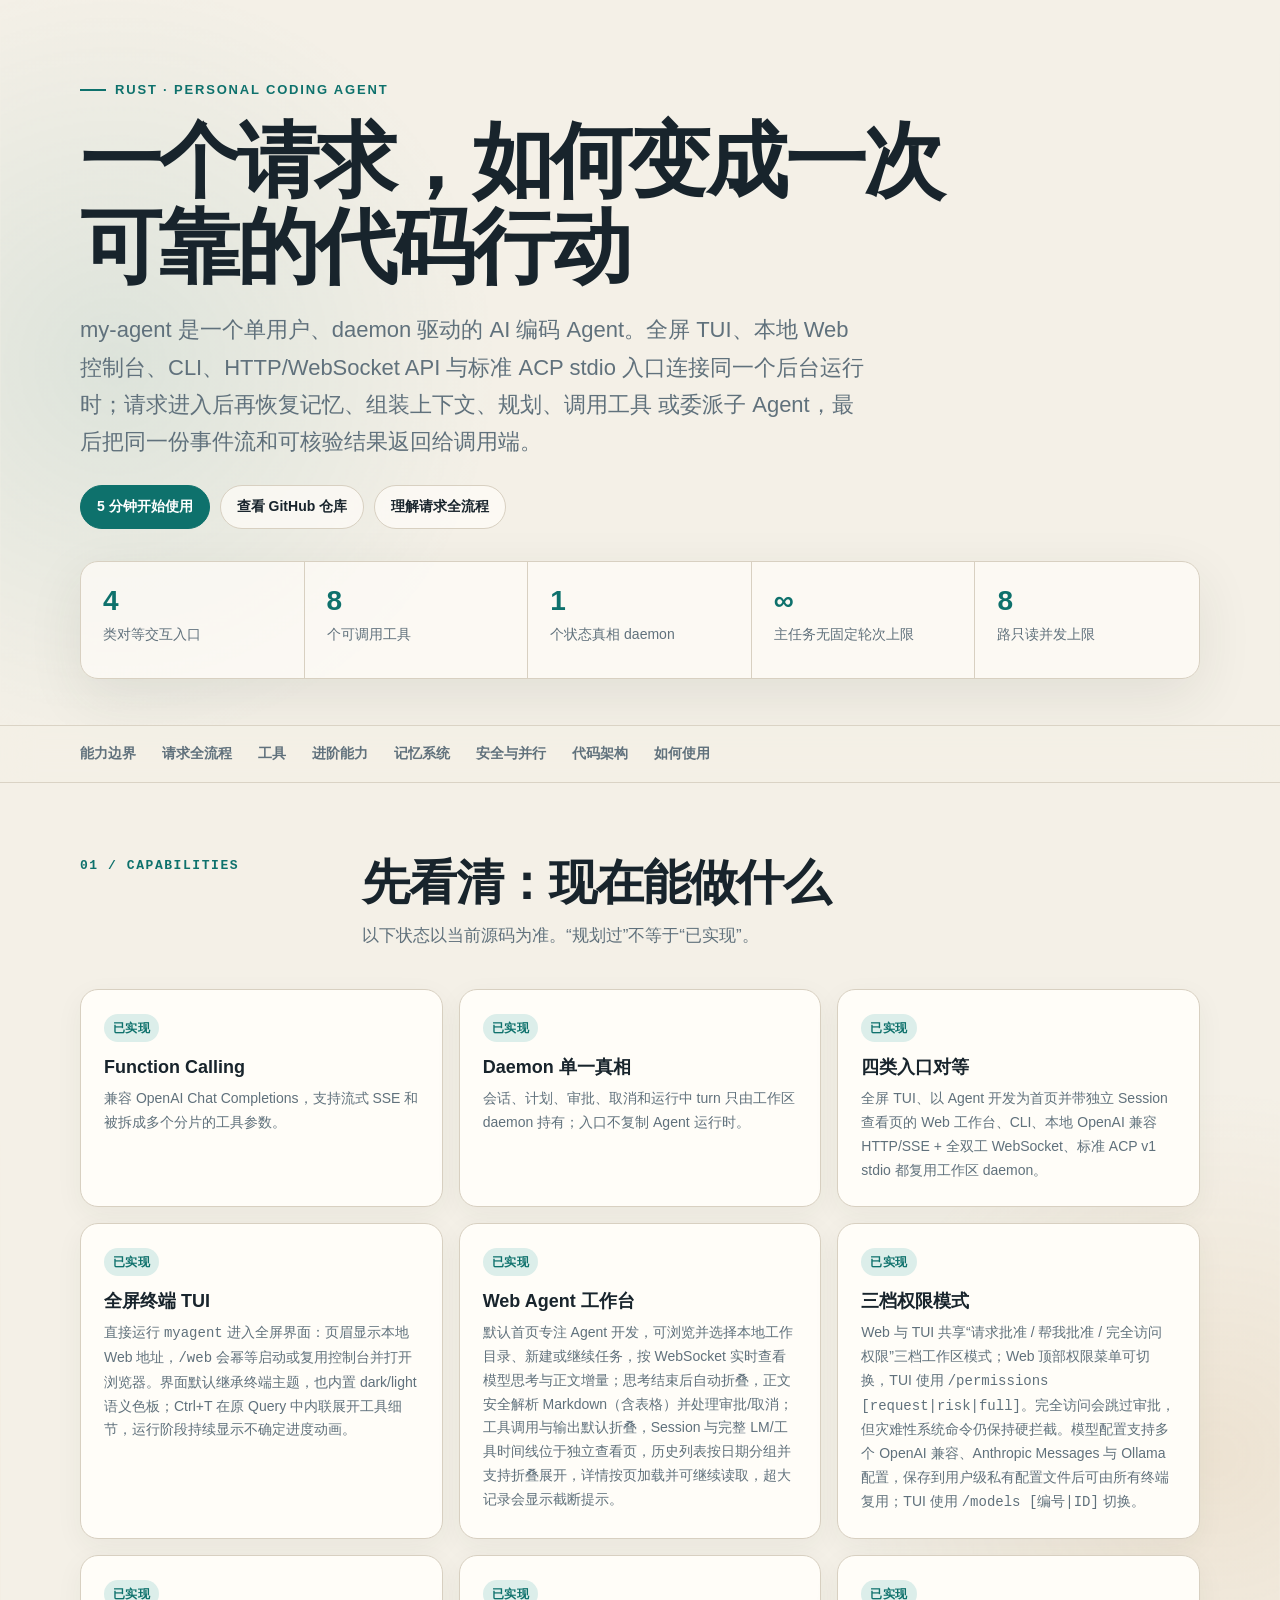
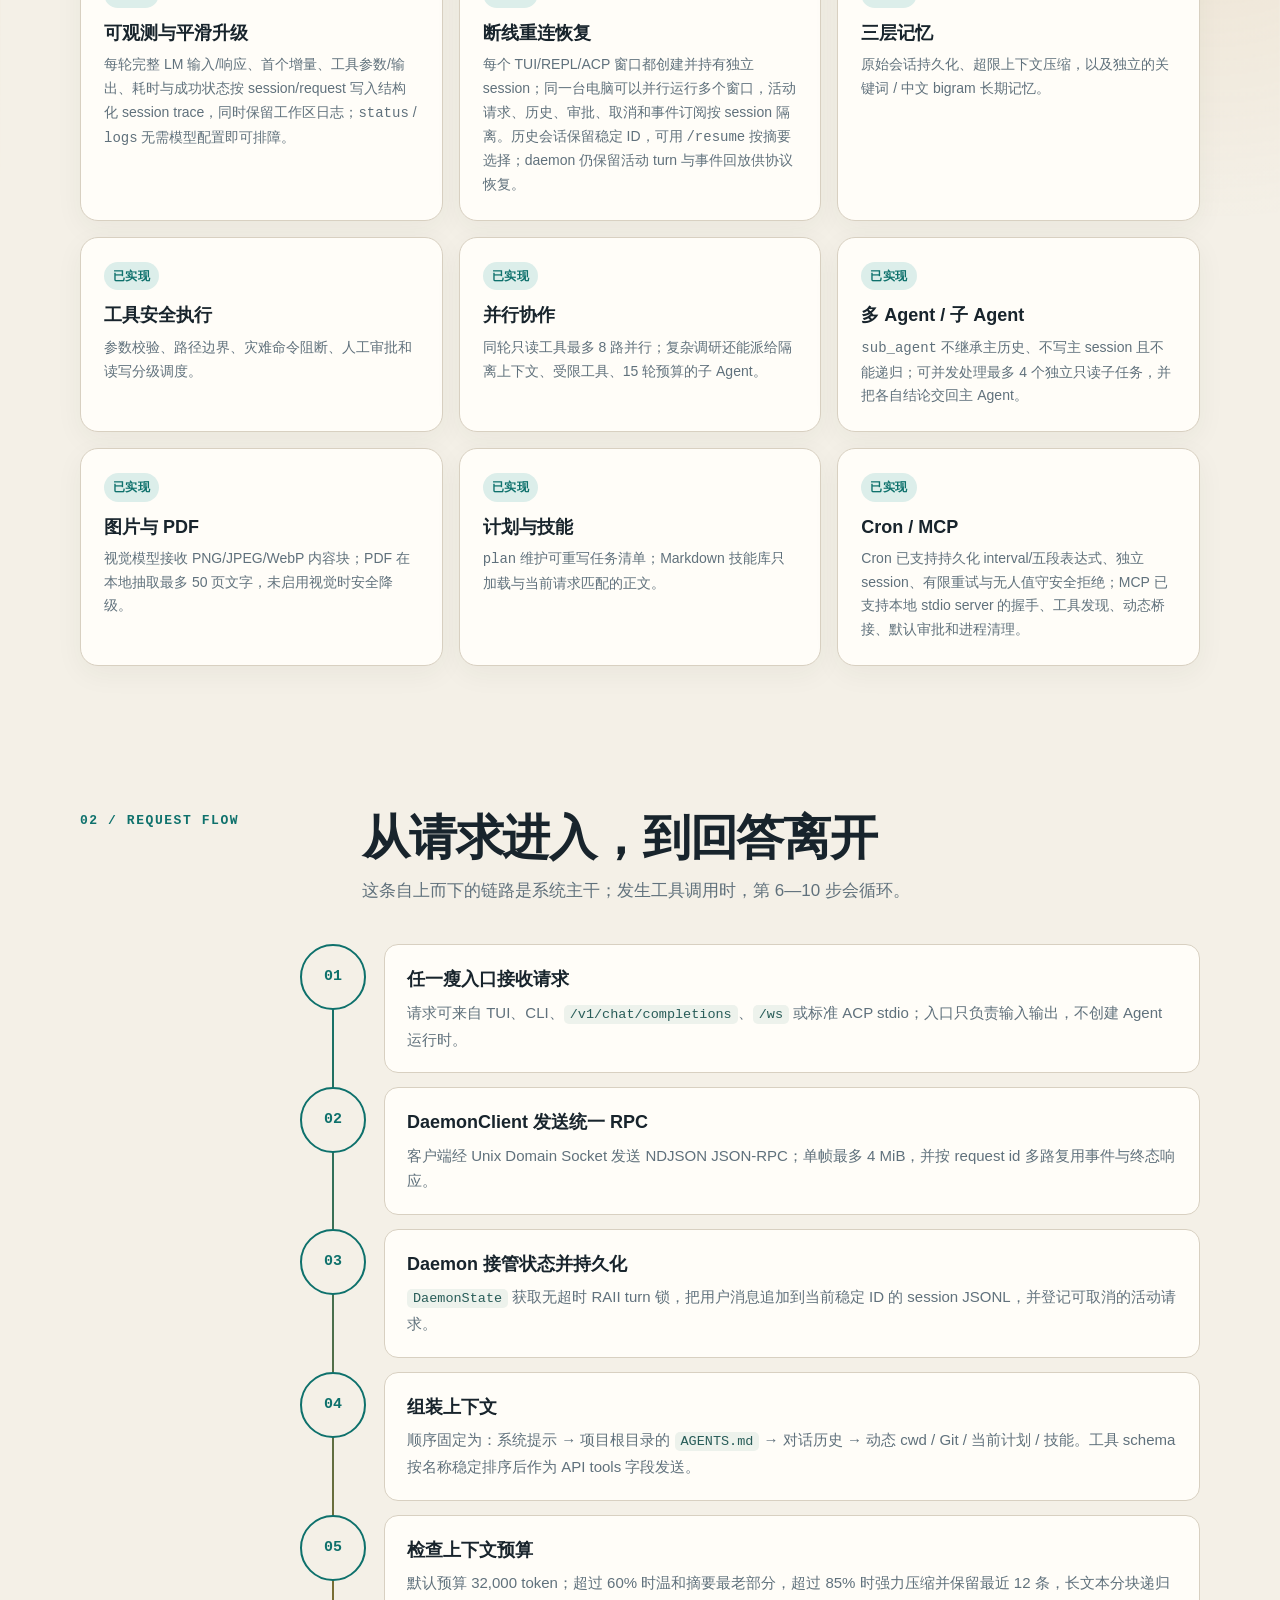
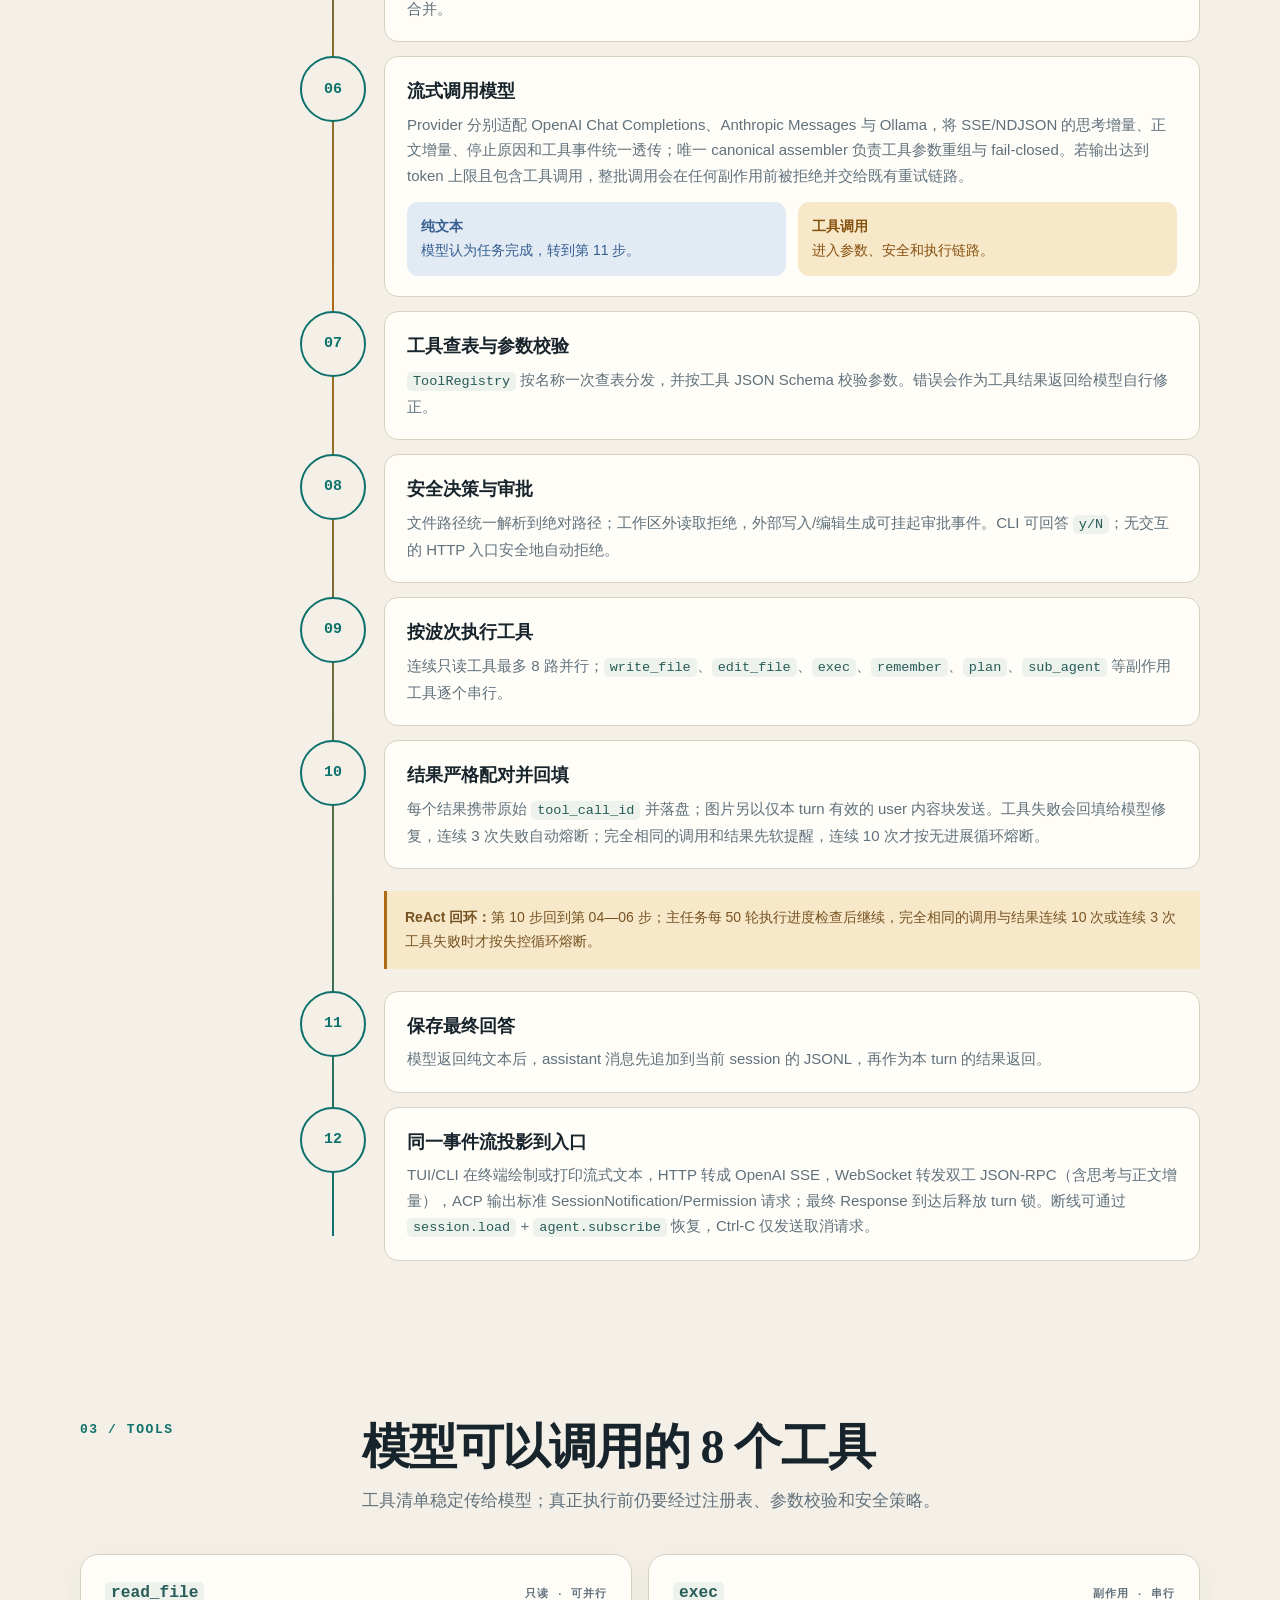
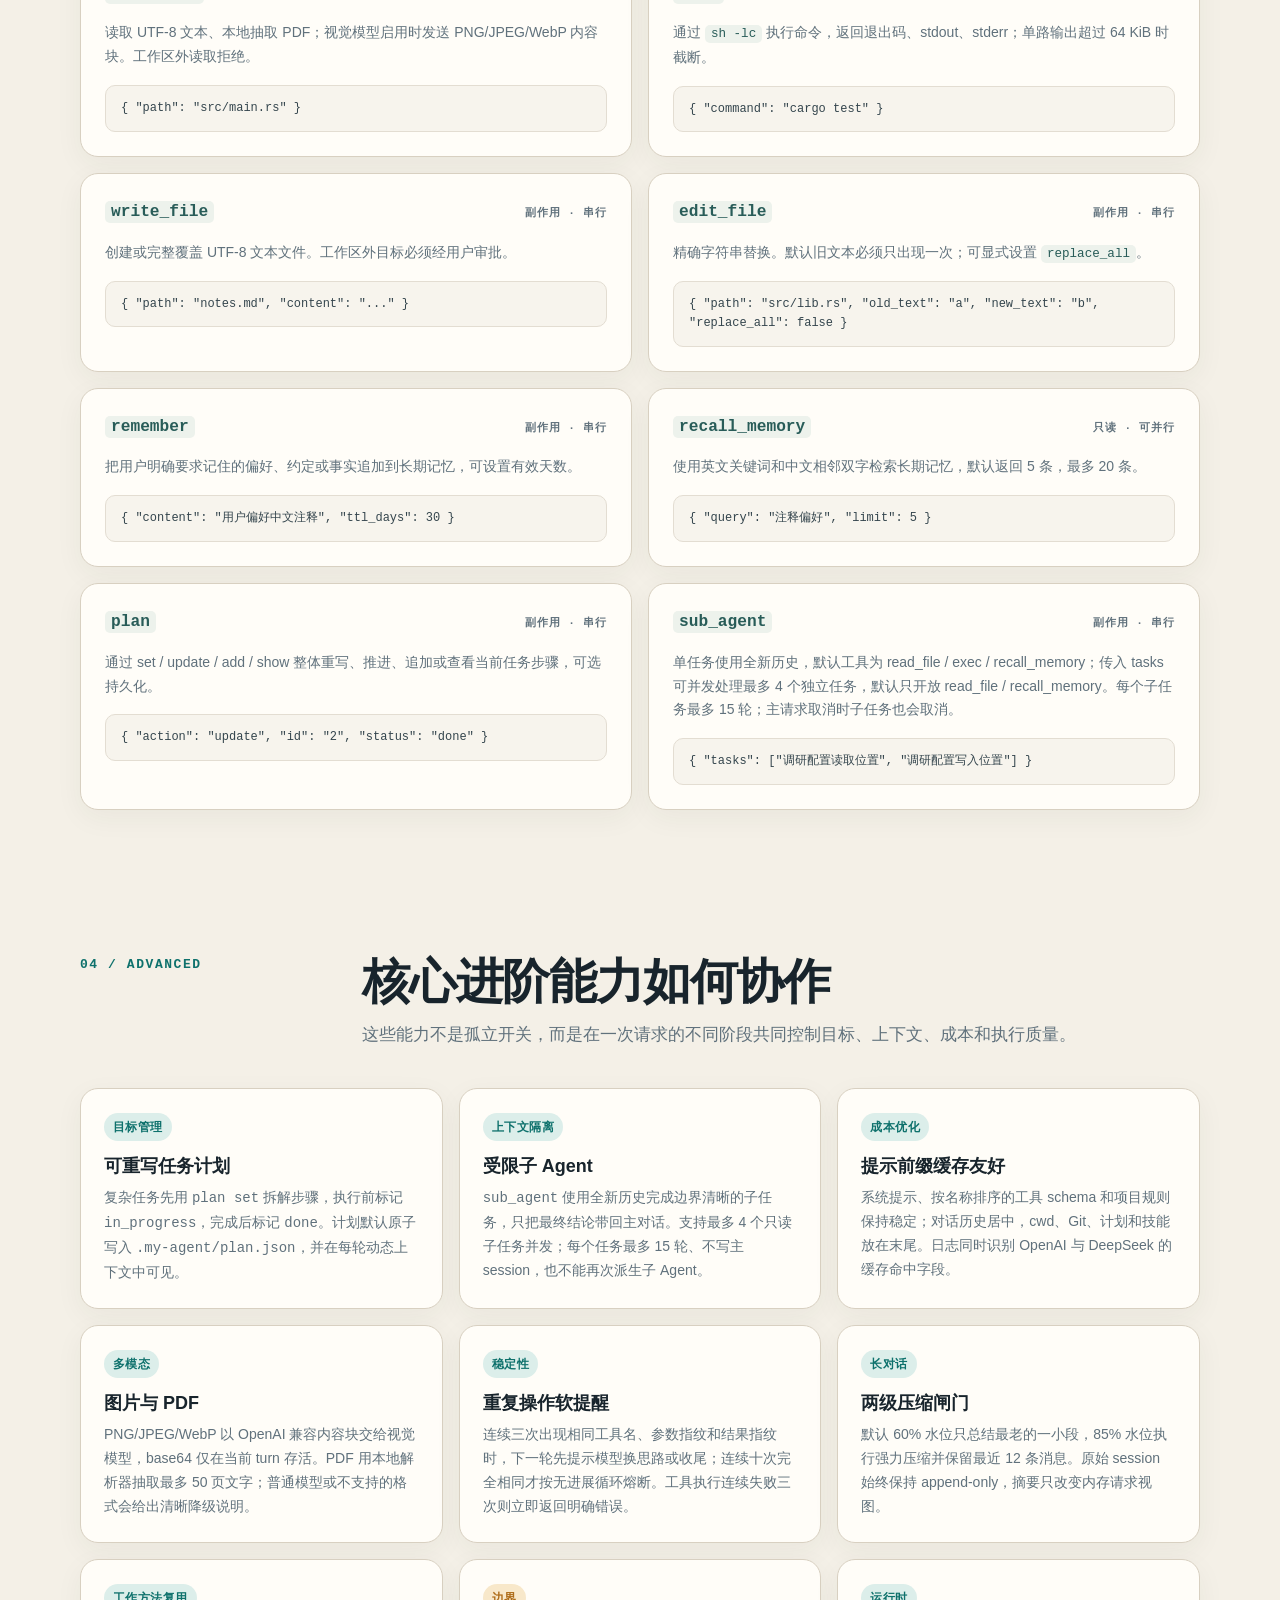
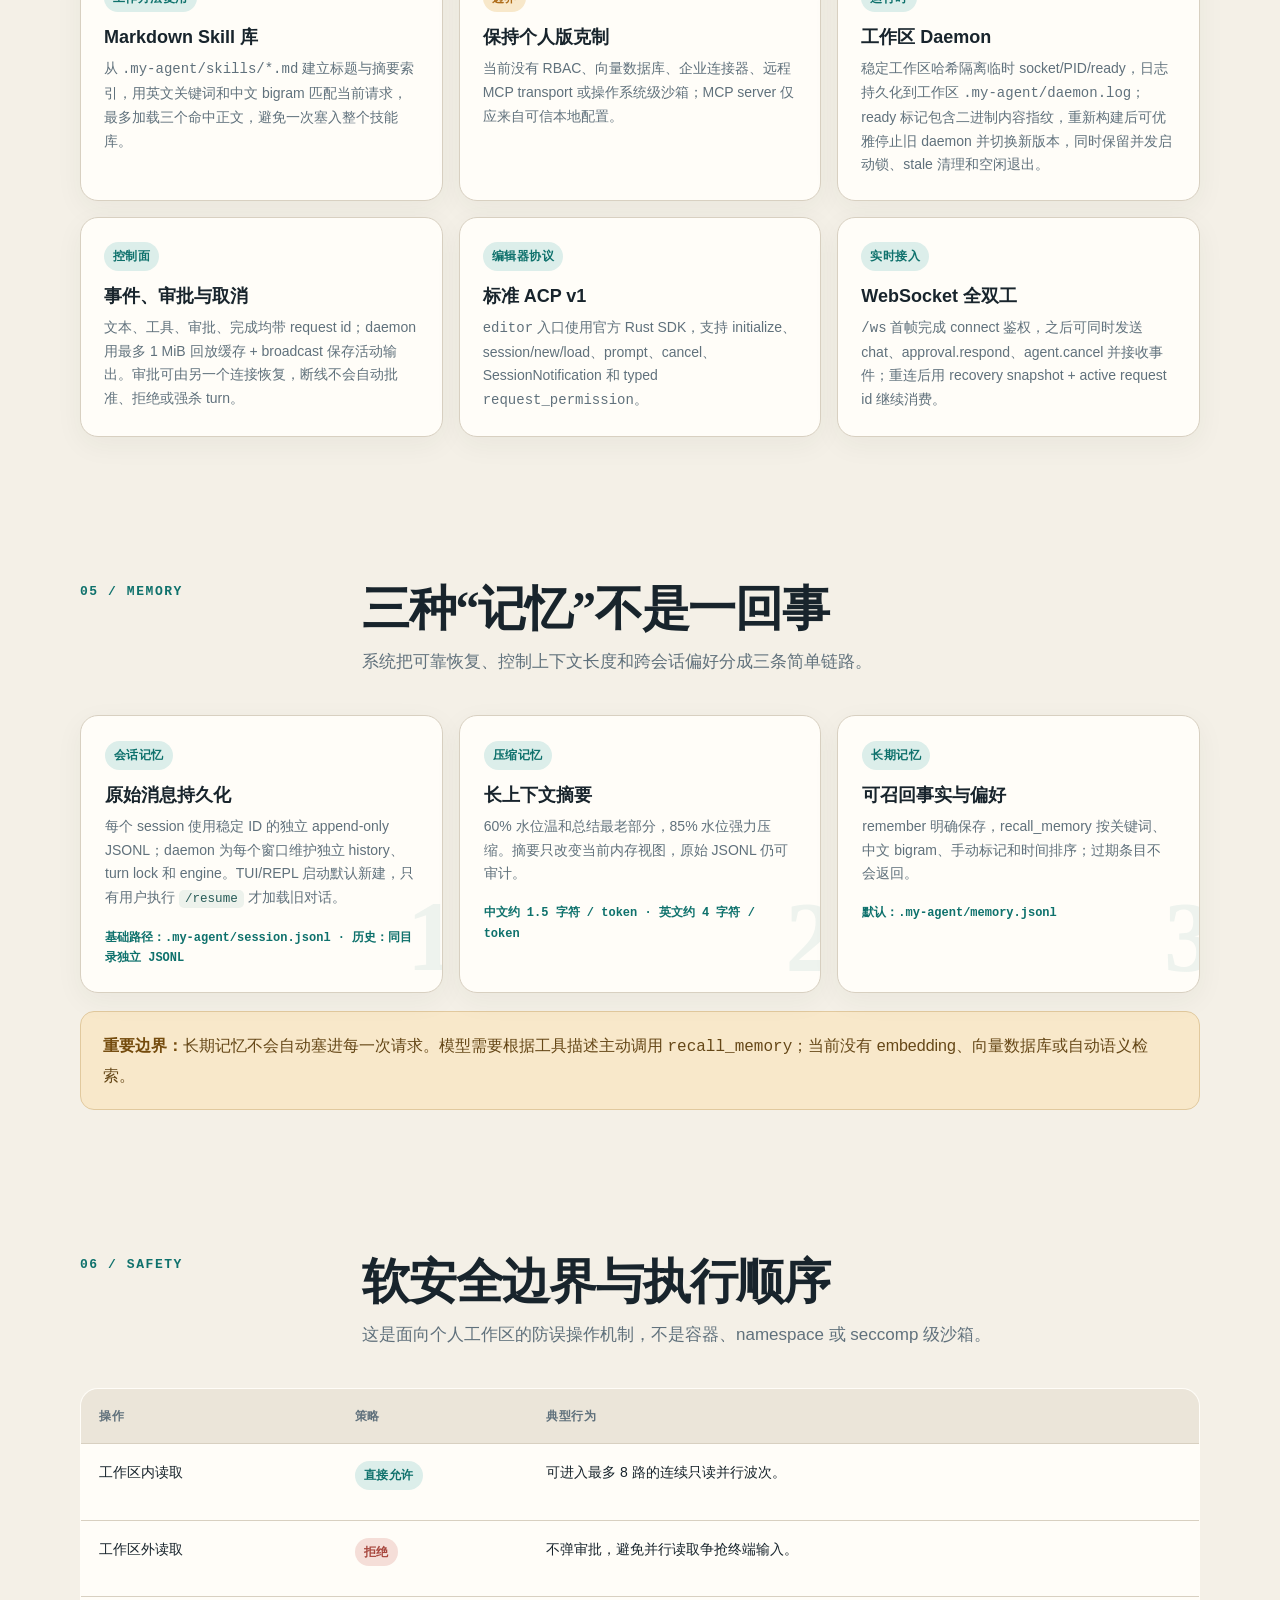
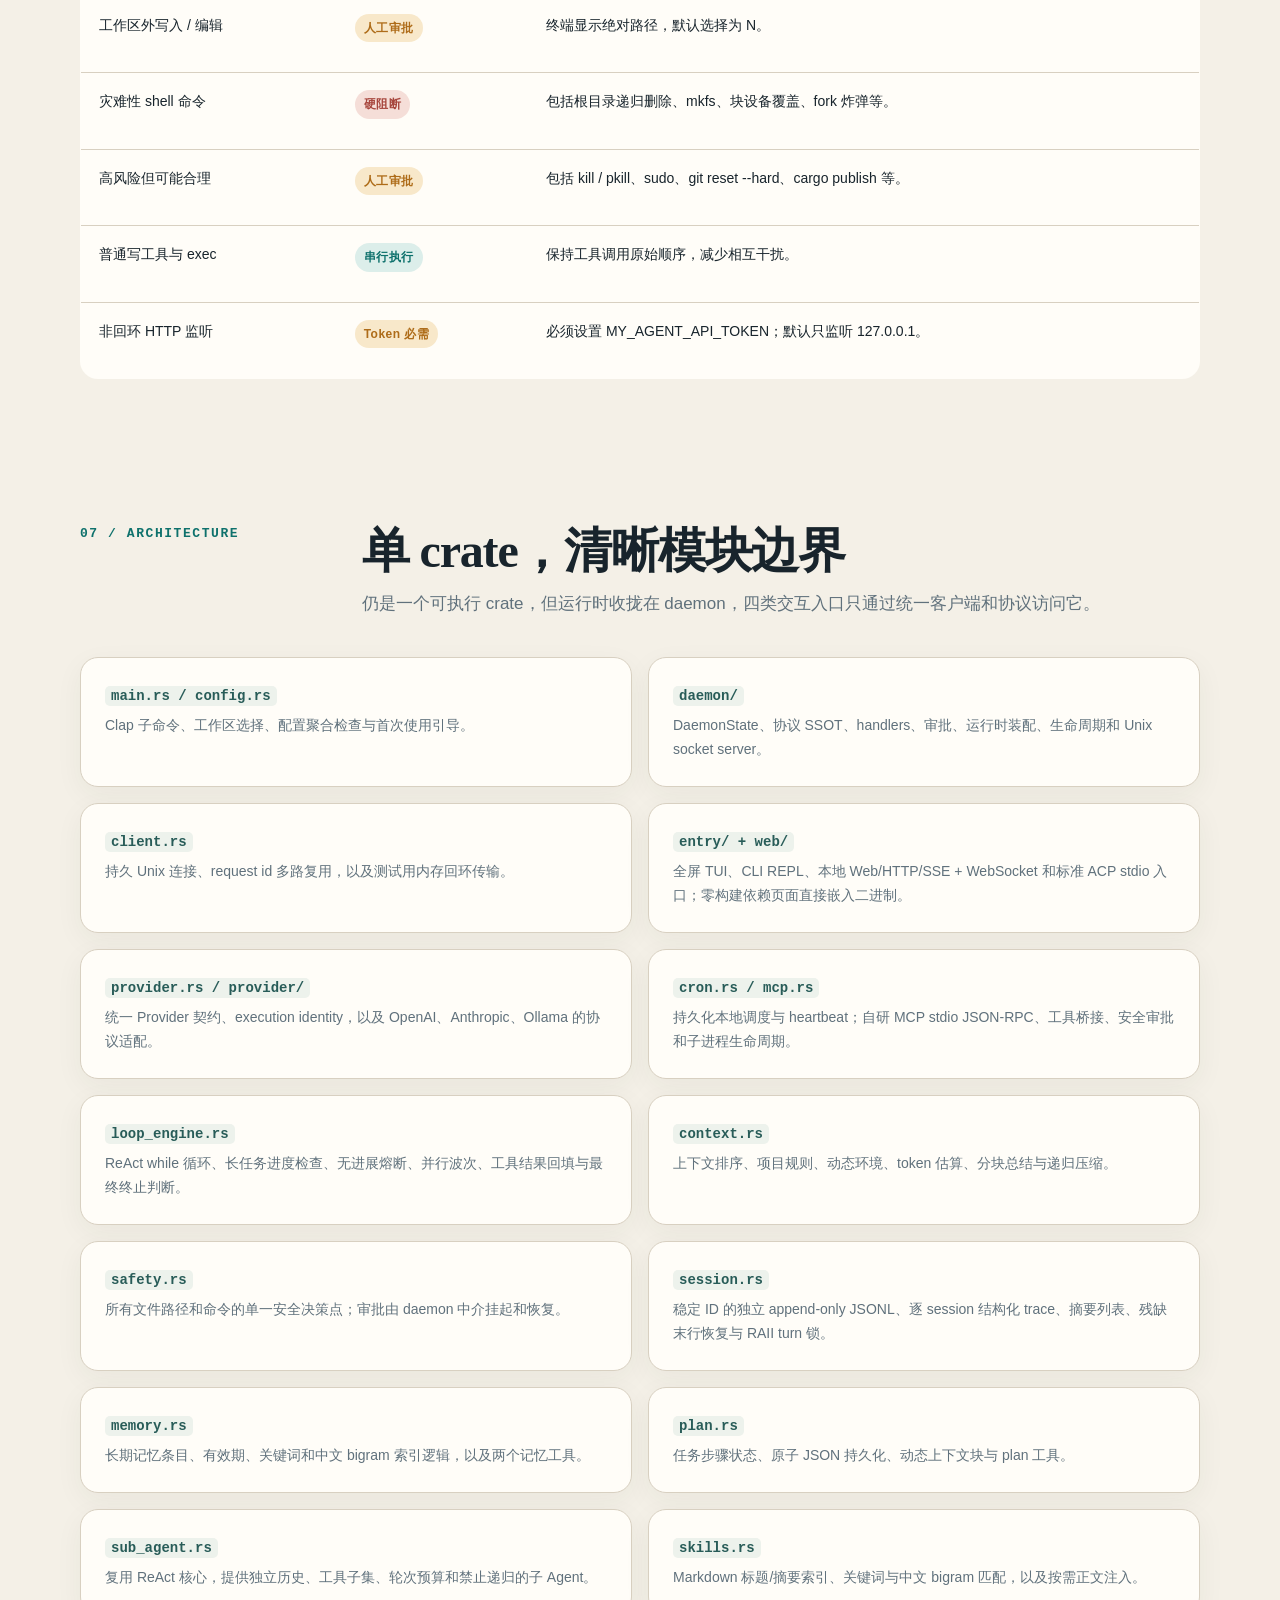
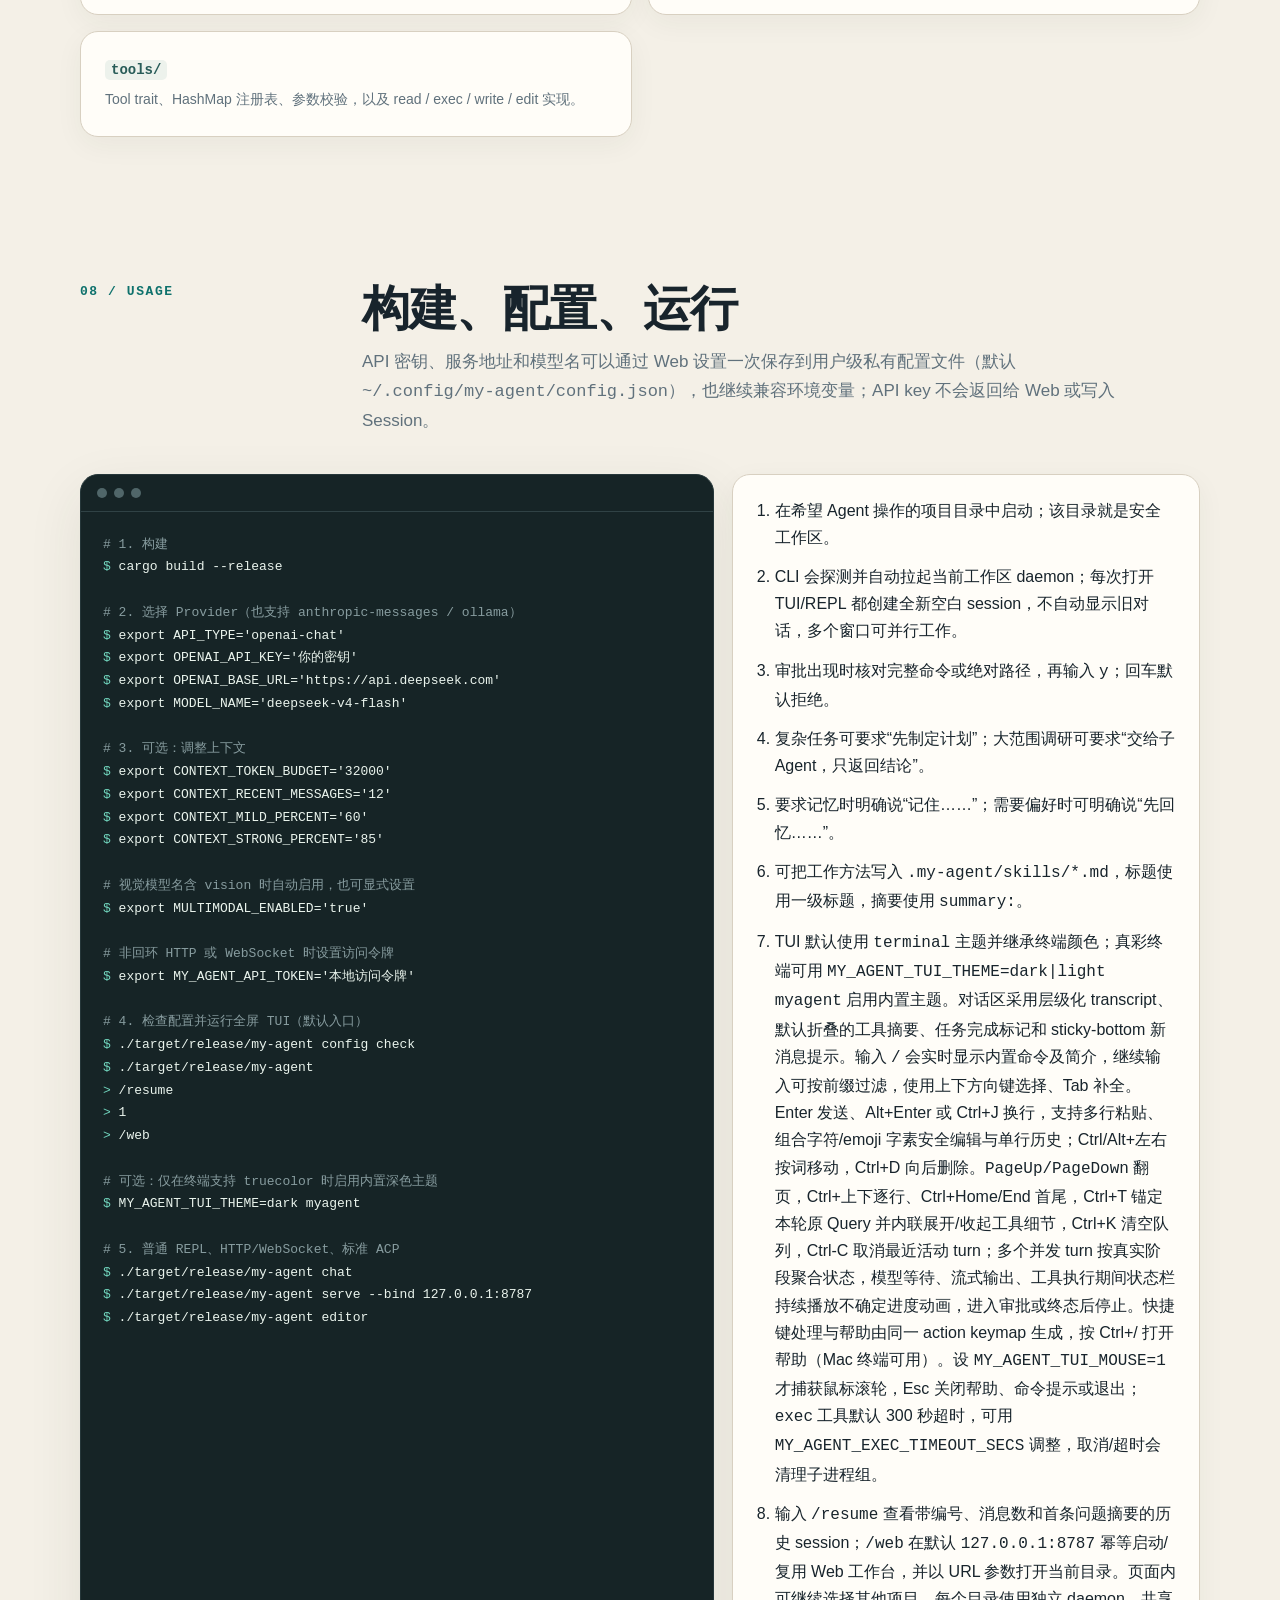
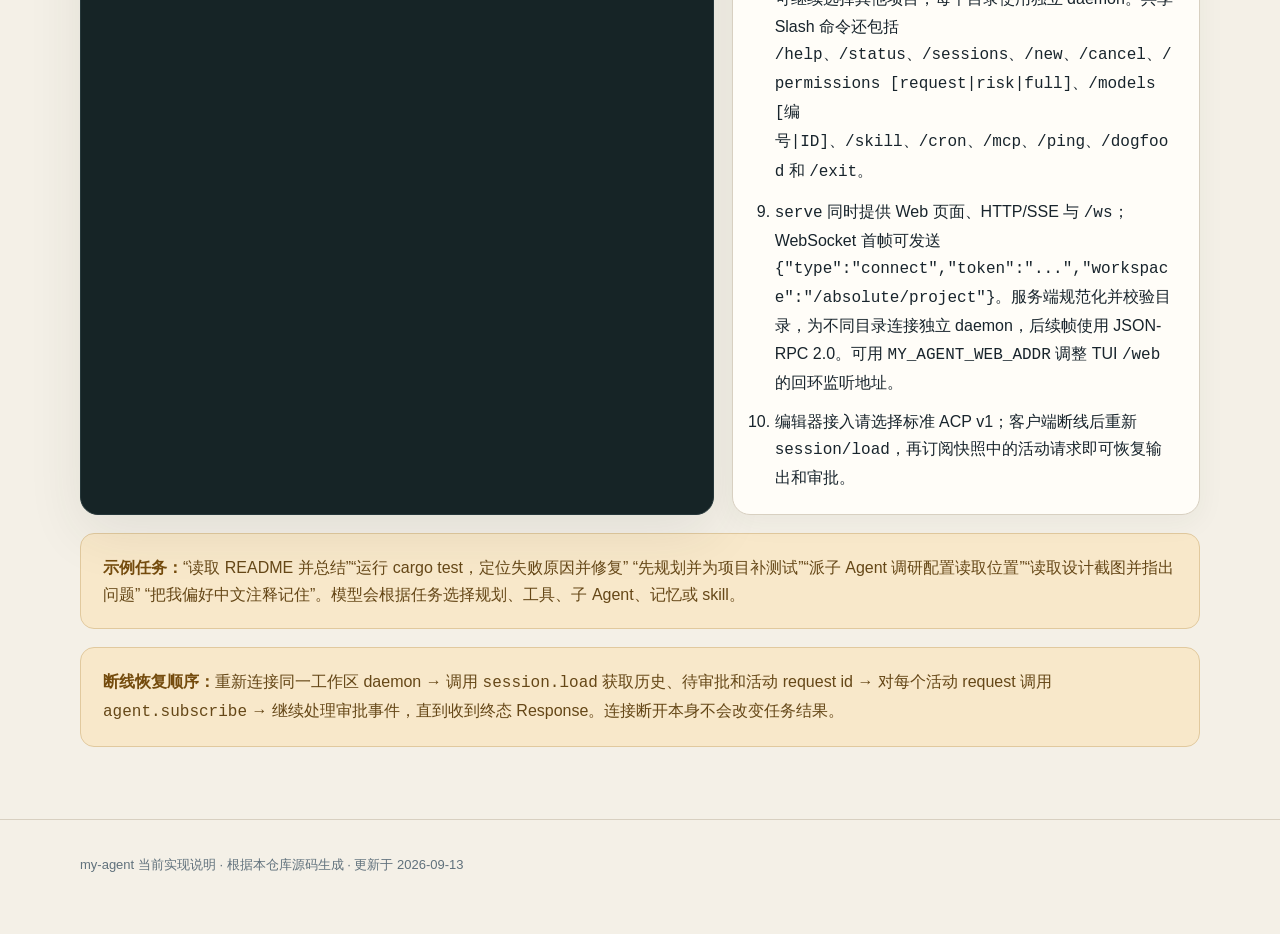
<file: docs/agent-system.html>
<!doctype html>
<html lang="zh-CN">
<head>
  <meta charset="utf-8">
  <meta name="viewport" content="width=device-width, initial-scale=1">
  <meta name="description" content="my-agent daemon、多入口、请求处理流程、工具、记忆、安全与使用说明">
  <title>my-agent 系统说明</title>
  <style>
    :root {
      color-scheme: light;
      --ink: #18242c;
      --muted: #60717c;
      --paper: #f4f0e7;
      --surface: #fffdf8;
      --surface-2: #ebe5d9;
      --line: #d8d0c1;
      --teal: #0e716c;
      --teal-soft: #dceeea;
      --amber: #ae6c19;
      --amber-soft: #f8e8ca;
      --red: #a7463d;
      --red-soft: #f5ded8;
      --blue: #355e91;
      --blue-soft: #e2eaf4;
      --shadow: 0 18px 55px rgba(46, 52, 49, 0.09);
      --radius: 18px;
      --content: 1120px;
    }

    * { box-sizing: border-box; }

    html {
      scroll-behavior: smooth;
      background: var(--paper);
    }

    body {
      margin: 0;
      color: var(--ink);
      background:
        radial-gradient(circle at 9% 3%, rgba(14, 113, 108, 0.10), transparent 24rem),
        radial-gradient(circle at 95% 12%, rgba(174, 108, 25, 0.10), transparent 23rem),
        var(--paper);
      font-family: ui-sans-serif, -apple-system, BlinkMacSystemFont, "Segoe UI", "PingFang SC",
        "Hiragino Sans GB", "Microsoft YaHei", sans-serif;
      line-height: 1.7;
    }

    a { color: inherit; }

    code, pre {
      font-family: ui-monospace, SFMono-Regular, Menlo, Monaco, Consolas, "Liberation Mono", monospace;
    }

    .shell {
      width: min(calc(100% - 32px), var(--content));
      margin: 0 auto;
    }

    .hero {
      padding: 72px 0 46px;
    }

    .eyebrow {
      display: inline-flex;
      align-items: center;
      gap: 9px;
      margin-bottom: 18px;
      color: var(--teal);
      font-size: 13px;
      font-weight: 800;
      letter-spacing: 0.14em;
      text-transform: uppercase;
    }

    .eyebrow::before {
      width: 26px;
      height: 2px;
      background: currentColor;
      content: "";
    }

    h1, h2, h3, p { margin-top: 0; }

    h1 {
      max-width: 920px;
      margin-bottom: 20px;
      font-family: ui-serif, Georgia, "Songti SC", serif;
      font-size: clamp(42px, 7.2vw, 82px);
      font-weight: 650;
      letter-spacing: -0.045em;
      line-height: 1.05;
    }

    .lead {
      max-width: 790px;
      margin-bottom: 24px;
      color: var(--muted);
      font-size: clamp(17px, 2.2vw, 22px);
    }

    .hero-actions {
      display: flex;
      flex-wrap: wrap;
      gap: 10px;
      margin-bottom: 32px;
    }

    .hero-action {
      display: inline-flex;
      align-items: center;
      min-height: 42px;
      padding: 9px 16px;
      border: 1px solid var(--line);
      border-radius: 999px;
      color: var(--ink);
      background: rgba(255, 253, 248, 0.72);
      font-size: 14px;
      font-weight: 800;
      text-decoration: none;
    }

    .hero-action.primary {
      border-color: var(--teal);
      color: #fff;
      background: var(--teal);
    }

    .hero-action:hover { transform: translateY(-1px); }

    .hero-strip {
      display: grid;
      grid-template-columns: repeat(5, 1fr);
      border: 1px solid var(--line);
      border-radius: var(--radius);
      overflow: hidden;
      background: rgba(255, 253, 248, 0.72);
      box-shadow: var(--shadow);
    }

    .metric {
      min-height: 116px;
      padding: 22px;
      border-right: 1px solid var(--line);
    }

    .metric:last-child { border-right: 0; }

    .metric strong {
      display: block;
      margin-bottom: 3px;
      color: var(--teal);
      font-size: 28px;
      line-height: 1.2;
    }

    .metric span {
      color: var(--muted);
      font-size: 14px;
    }

    .toc {
      position: sticky;
      z-index: 10;
      top: 0;
      border-block: 1px solid rgba(216, 208, 193, 0.9);
      background: rgba(244, 240, 231, 0.92);
      backdrop-filter: blur(16px);
    }

    .toc-inner {
      display: flex;
      gap: 26px;
      align-items: center;
      min-height: 56px;
      overflow-x: auto;
      scrollbar-width: none;
    }

    .toc-inner::-webkit-scrollbar { display: none; }

    .toc a {
      flex: 0 0 auto;
      color: var(--muted);
      font-size: 14px;
      font-weight: 700;
      text-decoration: none;
    }

    .toc a:hover { color: var(--teal); }

    section {
      padding: 72px 0;
      scroll-margin-top: 56px;
    }

    .section-head {
      display: grid;
      grid-template-columns: 230px 1fr;
      gap: 52px;
      margin-bottom: 38px;
    }

    .section-index {
      color: var(--teal);
      font-family: ui-monospace, monospace;
      font-size: 13px;
      font-weight: 800;
      letter-spacing: 0.12em;
    }

    h2 {
      margin-bottom: 12px;
      font-family: ui-serif, Georgia, "Songti SC", serif;
      font-size: clamp(30px, 4vw, 48px);
      font-weight: 650;
      letter-spacing: -0.025em;
      line-height: 1.15;
    }

    .section-copy {
      max-width: 760px;
      margin: 0;
      color: var(--muted);
      font-size: 17px;
    }

    .status-grid,
    .tool-grid,
    .memory-grid,
    .module-grid {
      display: grid;
      gap: 16px;
    }

    .status-grid { grid-template-columns: repeat(3, 1fr); }
    .tool-grid { grid-template-columns: repeat(2, 1fr); }
    .memory-grid { grid-template-columns: repeat(3, 1fr); }
    .module-grid { grid-template-columns: repeat(2, 1fr); }

    .panel {
      border: 1px solid var(--line);
      border-radius: var(--radius);
      background: var(--surface);
      box-shadow: 0 8px 28px rgba(46, 52, 49, 0.05);
    }

    .status-card { padding: 23px; }

    .status-card h3,
    .tool-card h3,
    .memory-card h3,
    .module-card h3 {
      margin-bottom: 8px;
      font-size: 18px;
      line-height: 1.35;
    }

    .status-card p,
    .tool-card p,
    .memory-card p,
    .module-card p {
      margin-bottom: 0;
      color: var(--muted);
      font-size: 14px;
    }

    .badge {
      display: inline-block;
      margin-bottom: 13px;
      padding: 4px 9px;
      border-radius: 999px;
      font-size: 12px;
      font-weight: 800;
      letter-spacing: 0.04em;
    }

    .done { color: var(--teal); background: var(--teal-soft); }
    .limited { color: var(--amber); background: var(--amber-soft); }
    .absent { color: var(--red); background: var(--red-soft); }

    .flow {
      position: relative;
      max-width: 900px;
      margin-left: auto;
    }

    .flow::before {
      position: absolute;
      top: 25px;
      bottom: 25px;
      left: 32px;
      width: 2px;
      background: linear-gradient(var(--teal), var(--amber), var(--teal));
      content: "";
    }

    .step {
      position: relative;
      display: grid;
      grid-template-columns: 66px 1fr;
      gap: 18px;
      margin-bottom: 14px;
    }

    .step-no {
      z-index: 1;
      display: grid;
      width: 66px;
      height: 66px;
      place-items: center;
      border: 2px solid var(--teal);
      border-radius: 50%;
      color: var(--teal);
      background: var(--paper);
      font-family: ui-monospace, monospace;
      font-size: 15px;
      font-weight: 900;
    }

    .step-body {
      padding: 19px 22px 20px;
      border: 1px solid var(--line);
      border-radius: 14px;
      background: var(--surface);
    }

    .step-body h3 {
      margin-bottom: 5px;
      font-size: 18px;
    }

    .step-body p {
      margin-bottom: 0;
      color: var(--muted);
      font-size: 15px;
    }

    .step-body code,
    .tool-card code,
    .memory-card code,
    .module-card code {
      padding: 2px 6px;
      border-radius: 5px;
      color: #285c58;
      background: #edf2ec;
      font-size: 0.9em;
    }

    .branch {
      display: grid;
      grid-template-columns: 1fr 1fr;
      gap: 12px;
      margin-top: 14px;
    }

    .branch > div {
      padding: 13px 14px;
      border-radius: 11px;
      font-size: 14px;
    }

    .branch-text { background: var(--blue-soft); color: var(--blue); }
    .branch-tools { background: var(--amber-soft); color: #86510f; }

    .loop-note {
      margin: 22px 0 22px 84px;
      padding: 15px 18px;
      border-left: 3px solid var(--amber);
      color: #765321;
      background: var(--amber-soft);
      font-size: 14px;
    }

    .tool-card,
    .memory-card,
    .module-card {
      padding: 24px;
    }

    .tool-head {
      display: flex;
      justify-content: space-between;
      gap: 16px;
      align-items: baseline;
      margin-bottom: 9px;
    }

    .tool-kind {
      flex: 0 0 auto;
      color: var(--muted);
      font-family: ui-monospace, monospace;
      font-size: 11px;
      font-weight: 800;
      letter-spacing: 0.08em;
      text-transform: uppercase;
    }

    .params {
      margin: 16px 0 0;
      padding: 13px 15px;
      border: 1px solid #e3ddd2;
      border-radius: 10px;
      color: #34454d;
      background: #f7f4ed;
      font-family: ui-monospace, monospace;
      font-size: 12px;
      line-height: 1.55;
    }

    .memory-card {
      position: relative;
      overflow: hidden;
    }

    .memory-card::after {
      position: absolute;
      right: -15px;
      bottom: -30px;
      color: rgba(14, 113, 108, 0.07);
      font-family: ui-serif, Georgia, serif;
      font-size: 100px;
      font-weight: 800;
      content: attr(data-number);
    }

    .memory-meta {
      margin-top: 17px;
      color: var(--teal);
      font-family: ui-monospace, monospace;
      font-size: 12px;
      font-weight: 700;
    }

    .notice {
      margin-top: 18px;
      padding: 20px 22px;
      border: 1px solid #e1c99e;
      border-radius: 14px;
      color: #654717;
      background: var(--amber-soft);
    }

    .notice strong { color: #744b0d; }

    .safety-table {
      width: 100%;
      border-collapse: collapse;
      overflow: hidden;
      border: 1px solid var(--line);
      border-radius: var(--radius);
      background: var(--surface);
    }

    .safety-table th,
    .safety-table td {
      padding: 17px 18px;
      border-bottom: 1px solid var(--line);
      text-align: left;
      vertical-align: top;
    }

    .safety-table tr:last-child td { border-bottom: 0; }

    .safety-table th {
      color: var(--muted);
      background: var(--surface-2);
      font-size: 12px;
      letter-spacing: 0.06em;
      text-transform: uppercase;
    }

    .safety-table td { font-size: 14px; }

    .run-layout {
      display: grid;
      grid-template-columns: minmax(0, 1.15fr) minmax(300px, 0.85fr);
      gap: 18px;
    }

    .run-layout > * { min-width: 0; }

    .terminal {
      overflow: hidden;
      border: 1px solid #26373a;
      border-radius: var(--radius);
      color: #eaf4ed;
      background: #162426;
      box-shadow: var(--shadow);
    }

    .terminal-bar {
      display: flex;
      gap: 7px;
      padding: 13px 16px;
      border-bottom: 1px solid #304245;
    }

    .terminal-bar i {
      width: 10px;
      height: 10px;
      border-radius: 50%;
      background: #506669;
    }

    .terminal pre {
      max-width: 100%;
      margin: 0;
      padding: 22px;
      overflow-x: auto;
      font-size: 13px;
      line-height: 1.75;
    }

    .prompt { color: #71d5bd; }
    .comment { color: #879c9f; }

    .usage-list {
      margin: 0;
      padding: 22px 22px 22px 42px;
    }

    .usage-list li {
      margin-bottom: 12px;
      overflow-wrap: anywhere;
    }
    .usage-list li:last-child { margin-bottom: 0; }

    .module-card h3 code { font-size: 14px; }

    .footer {
      padding: 34px 0 58px;
      border-top: 1px solid var(--line);
      color: var(--muted);
      font-size: 13px;
    }

    @media (max-width: 820px) {
      .hero { padding-top: 48px; }
      .hero-strip { grid-template-columns: repeat(2, 1fr); }
      .metric { border-bottom: 1px solid var(--line); }
      .metric:nth-child(2n) { border-right: 0; }
      .metric:last-child { grid-column: 1 / -1; border-right: 0; border-bottom: 0; }
      .section-head { grid-template-columns: 1fr; gap: 8px; }
      .status-grid, .memory-grid { grid-template-columns: 1fr; }
      .run-layout { grid-template-columns: 1fr; }
    }

    @media (max-width: 620px) {
      .shell { width: min(calc(100% - 22px), var(--content)); }
      .hero-strip { grid-template-columns: 1fr; }
      .metric, .metric:nth-child(2n) { border-right: 0; }
      .metric:last-child { grid-column: auto; }
      section { padding: 52px 0; }
      .tool-grid, .module-grid { grid-template-columns: 1fr; }
      .step { grid-template-columns: 46px 1fr; gap: 11px; }
      .flow::before { left: 22px; }
      .step-no { width: 46px; height: 46px; font-size: 12px; }
      .step-body { padding: 16px; }
      .branch { grid-template-columns: 1fr; }
      .loop-note { margin-left: 57px; }
      .safety-table { display: block; overflow-x: auto; }
      .usage-list code { overflow-wrap: anywhere; word-break: break-word; }
    }

    @media print {
      :root { --paper: #fff; --surface: #fff; }
      .toc { display: none; }
      body { background: #fff; }
      section { padding: 32px 0; break-inside: avoid; }
      .panel, .terminal, .hero-strip { box-shadow: none; }
      .flow::before { print-color-adjust: exact; }
    }
  </style>
</head>
<body>
  <header class="hero shell">
    <div class="eyebrow">Rust · Personal Coding Agent</div>
    <h1>一个请求，如何变成一次可靠的代码行动</h1>
    <p class="lead">
      my-agent 是一个单用户、daemon 驱动的 AI 编码 Agent。全屏 TUI、本地 Web 控制台、CLI、HTTP/WebSocket API 与标准 ACP
      stdio 入口连接同一个后台运行时；请求进入后再恢复记忆、组装上下文、规划、调用工具
      或委派子 Agent，最后把同一份事件流和可核验结果返回给调用端。
    </p>
    <div class="hero-actions">
      <a class="hero-action primary" href="#usage">5 分钟开始使用</a>
      <a class="hero-action" href="https://github.com/wangyichen666/agent-daemon">查看 GitHub 仓库</a>
      <a class="hero-action" href="#request-flow">理解请求全流程</a>
    </div>
    <div class="hero-strip" aria-label="系统关键指标">
      <div class="metric"><strong>4</strong><span>类对等交互入口</span></div>
      <div class="metric"><strong>8</strong><span>个可调用工具</span></div>
      <div class="metric"><strong>1</strong><span>个状态真相 daemon</span></div>
      <div class="metric"><strong>∞</strong><span>主任务无固定轮次上限</span></div>
      <div class="metric"><strong>8</strong><span>路只读并发上限</span></div>
    </div>
  </header>

  <nav class="toc" aria-label="页面导航">
    <div class="shell toc-inner">
      <a href="#capabilities">能力边界</a>
      <a href="#request-flow">请求全流程</a>
      <a href="#tools">工具</a>
      <a href="#advanced">进阶能力</a>
      <a href="#memory">记忆系统</a>
      <a href="#safety">安全与并行</a>
      <a href="#architecture">代码架构</a>
      <a href="#usage">如何使用</a>
    </div>
  </nav>

  <main>
    <section id="capabilities" class="shell">
      <div class="section-head">
        <div class="section-index">01 / CAPABILITIES</div>
        <div>
          <h2>先看清：现在能做什么</h2>
          <p class="section-copy">以下状态以当前源码为准。“规划过”不等于“已实现”。</p>
        </div>
      </div>
      <div class="status-grid">
        <article class="panel status-card">
          <span class="badge done">已实现</span>
          <h3>Function Calling</h3>
          <p>兼容 OpenAI Chat Completions，支持流式 SSE 和被拆成多个分片的工具参数。</p>
        </article>
        <article class="panel status-card">
          <span class="badge done">已实现</span>
          <h3>Daemon 单一真相</h3>
          <p>会话、计划、审批、取消和运行中 turn 只由工作区 daemon 持有；入口不复制 Agent 运行时。</p>
        </article>
        <article class="panel status-card">
          <span class="badge done">已实现</span>
          <h3>四类入口对等</h3>
          <p>全屏 TUI、以 Agent 开发为首页并带独立 Session 查看页的 Web 工作台、CLI、本地 OpenAI 兼容 HTTP/SSE + 全双工 WebSocket、标准 ACP v1 stdio 都复用工作区 daemon。</p>
        </article>
        <article class="panel status-card">
          <span class="badge done">已实现</span>
          <h3>全屏终端 TUI</h3>
          <p>直接运行 <code>myagent</code> 进入全屏界面：页眉显示本地 Web 地址，<code>/web</code> 会幂等启动或复用控制台并打开浏览器。界面默认继承终端主题，也内置 dark/light 语义色板；Ctrl+T 在原 Query 中内联展开工具细节，运行阶段持续显示不确定进度动画。</p>
        </article>
        <article class="panel status-card">
          <span class="badge done">已实现</span>
          <h3>Web Agent 工作台</h3>
          <p>默认首页专注 Agent 开发，可浏览并选择本地工作目录、新建或继续任务，按 WebSocket 实时查看模型思考与正文增量；思考结束后自动折叠，正文安全解析 Markdown（含表格）并处理审批/取消；工具调用与输出默认折叠，Session 与完整 LM/工具时间线位于独立查看页，历史列表按日期分组并支持折叠展开，详情按页加载并可继续读取，超大记录会显示截断提示。</p>
        </article>
        <article class="panel status-card">
          <span class="badge done">已实现</span>
          <h3>三档权限模式</h3>
          <p>Web 与 TUI 共享“请求批准 / 帮我批准 / 完全访问权限”三档工作区模式；Web 顶部权限菜单可切换，TUI 使用 <code>/permissions [request|risk|full]</code>。完全访问会跳过审批，但灾难性系统命令仍保持硬拦截。模型配置支持多个 OpenAI 兼容、Anthropic Messages 与 Ollama 配置，保存到用户级私有配置文件后可由所有终端复用；TUI 使用 <code>/models [编号|ID]</code> 切换。</p>
        </article>
        <article class="panel status-card">
          <span class="badge done">已实现</span>
          <h3>可观测与平滑升级</h3>
          <p>每轮完整 LM 输入/响应、首个增量、工具参数/输出、耗时与成功状态按 session/request 写入结构化 session trace，同时保留工作区日志；<code>status</code> / <code>logs</code> 无需模型配置即可排障。</p>
        </article>
        <article class="panel status-card">
          <span class="badge done">已实现</span>
          <h3>断线重连恢复</h3>
          <p>每个 TUI/REPL/ACP 窗口都创建并持有独立 session；同一台电脑可以并行运行多个窗口，活动请求、历史、审批、取消和事件订阅按 session 隔离。历史会话保留稳定 ID，可用 <code>/resume</code> 按摘要选择；daemon 仍保留活动 turn 与事件回放供协议恢复。</p>
        </article>
        <article class="panel status-card">
          <span class="badge done">已实现</span>
          <h3>三层记忆</h3>
          <p>原始会话持久化、超限上下文压缩，以及独立的关键词 / 中文 bigram 长期记忆。</p>
        </article>
        <article class="panel status-card">
          <span class="badge done">已实现</span>
          <h3>工具安全执行</h3>
          <p>参数校验、路径边界、灾难命令阻断、人工审批和读写分级调度。</p>
        </article>
        <article class="panel status-card">
          <span class="badge done">已实现</span>
          <h3>并行协作</h3>
          <p>同轮只读工具最多 8 路并行；复杂调研还能派给隔离上下文、受限工具、15 轮预算的子 Agent。</p>
        </article>
        <article class="panel status-card">
          <span class="badge done">已实现</span>
          <h3>多 Agent / 子 Agent</h3>
          <p><code>sub_agent</code> 不继承主历史、不写主 session 且不能递归；可并发处理最多 4 个独立只读子任务，并把各自结论交回主 Agent。</p>
        </article>
        <article class="panel status-card">
          <span class="badge done">已实现</span>
          <h3>图片与 PDF</h3>
          <p>视觉模型接收 PNG/JPEG/WebP 内容块；PDF 在本地抽取最多 50 页文字，未启用视觉时安全降级。</p>
        </article>
        <article class="panel status-card">
          <span class="badge done">已实现</span>
          <h3>计划与技能</h3>
          <p><code>plan</code> 维护可重写任务清单；Markdown 技能库只加载与当前请求匹配的正文。</p>
        </article>
        <article class="panel status-card">
          <span class="badge done">已实现</span>
          <h3>Cron / MCP</h3>
          <p>Cron 已支持持久化 interval/五段表达式、独立 session、有限重试与无人值守安全拒绝；MCP 已支持本地 stdio server 的握手、工具发现、动态桥接、默认审批和进程清理。</p>
        </article>
      </div>
    </section>

    <section id="request-flow" class="shell">
      <div class="section-head">
        <div class="section-index">02 / REQUEST FLOW</div>
        <div>
          <h2>从请求进入，到回答离开</h2>
          <p class="section-copy">这条自上而下的链路是系统主干；发生工具调用时，第 6—10 步会循环。</p>
        </div>
      </div>

      <div class="flow">
        <article class="step">
          <div class="step-no">01</div>
          <div class="step-body">
            <h3>任一瘦入口接收请求</h3>
            <p>请求可来自 TUI、CLI、<code>/v1/chat/completions</code>、<code>/ws</code> 或标准 ACP stdio；入口只负责输入输出，不创建 Agent 运行时。</p>
          </div>
        </article>
        <article class="step">
          <div class="step-no">02</div>
          <div class="step-body">
            <h3>DaemonClient 发送统一 RPC</h3>
            <p>客户端经 Unix Domain Socket 发送 NDJSON JSON-RPC；单帧最多 4 MiB，并按 request id 多路复用事件与终态响应。</p>
          </div>
        </article>
        <article class="step">
          <div class="step-no">03</div>
          <div class="step-body">
            <h3>Daemon 接管状态并持久化</h3>
            <p><code>DaemonState</code> 获取无超时 RAII turn 锁，把用户消息追加到当前稳定 ID 的 session JSONL，并登记可取消的活动请求。</p>
          </div>
        </article>
        <article class="step">
          <div class="step-no">04</div>
          <div class="step-body">
            <h3>组装上下文</h3>
            <p>顺序固定为：系统提示 → 项目根目录的 <code>AGENTS.md</code> → 对话历史 → 动态 cwd / Git / 当前计划 / 技能。工具 schema 按名称稳定排序后作为 API tools 字段发送。</p>
          </div>
        </article>
        <article class="step">
          <div class="step-no">05</div>
          <div class="step-body">
            <h3>检查上下文预算</h3>
            <p>默认预算 32,000 token；超过 60% 时温和摘要最老部分，超过 85% 时强力压缩并保留最近 12 条，长文本分块递归合并。</p>
          </div>
        </article>
        <article class="step">
          <div class="step-no">06</div>
          <div class="step-body">
            <h3>流式调用模型</h3>
            <p>Provider 分别适配 OpenAI Chat Completions、Anthropic Messages 与 Ollama，将 SSE/NDJSON 的思考增量、正文增量、停止原因和工具事件统一透传；唯一 canonical assembler 负责工具参数重组与 fail-closed。若输出达到 token 上限且包含工具调用，整批调用会在任何副作用前被拒绝并交给既有重试链路。</p>
            <div class="branch">
              <div class="branch-text"><strong>纯文本</strong><br>模型认为任务完成，转到第 11 步。</div>
              <div class="branch-tools"><strong>工具调用</strong><br>进入参数、安全和执行链路。</div>
            </div>
          </div>
        </article>
        <article class="step">
          <div class="step-no">07</div>
          <div class="step-body">
            <h3>工具查表与参数校验</h3>
            <p><code>ToolRegistry</code> 按名称一次查表分发，并按工具 JSON Schema 校验参数。错误会作为工具结果返回给模型自行修正。</p>
          </div>
        </article>
        <article class="step">
          <div class="step-no">08</div>
          <div class="step-body">
            <h3>安全决策与审批</h3>
            <p>文件路径统一解析到绝对路径；工作区外读取拒绝，外部写入/编辑生成可挂起审批事件。CLI 可回答 <code>y/N</code>；无交互的 HTTP 入口安全地自动拒绝。</p>
          </div>
        </article>
        <article class="step">
          <div class="step-no">09</div>
          <div class="step-body">
            <h3>按波次执行工具</h3>
            <p>连续只读工具最多 8 路并行；<code>write_file</code>、<code>edit_file</code>、<code>exec</code>、<code>remember</code>、<code>plan</code>、<code>sub_agent</code> 等副作用工具逐个串行。</p>
          </div>
        </article>
        <article class="step">
          <div class="step-no">10</div>
          <div class="step-body">
            <h3>结果严格配对并回填</h3>
            <p>每个结果携带原始 <code>tool_call_id</code> 并落盘；图片另以仅本 turn 有效的 user 内容块发送。工具失败会回填给模型修复，连续 3 次失败自动熔断；完全相同的调用和结果先软提醒，连续 10 次才按无进展循环熔断。</p>
          </div>
        </article>
        <div class="loop-note"><strong>ReAct 回环：</strong>第 10 步回到第 04—06 步；主任务每 50 轮执行进度检查后继续，完全相同的调用与结果连续 10 次或连续 3 次工具失败时才按失控循环熔断。</div>
        <article class="step">
          <div class="step-no">11</div>
          <div class="step-body">
            <h3>保存最终回答</h3>
            <p>模型返回纯文本后，assistant 消息先追加到当前 session 的 JSONL，再作为本 turn 的结果返回。</p>
          </div>
        </article>
        <article class="step">
          <div class="step-no">12</div>
          <div class="step-body">
            <h3>同一事件流投影到入口</h3>
            <p>TUI/CLI 在终端绘制或打印流式文本，HTTP 转成 OpenAI SSE，WebSocket 转发双工 JSON-RPC（含思考与正文增量），ACP 输出标准 SessionNotification/Permission 请求；最终 Response 到达后释放 turn 锁。断线可通过 <code>session.load</code> + <code>agent.subscribe</code> 恢复，Ctrl-C 仅发送取消请求。</p>
          </div>
        </article>
      </div>
    </section>

    <section id="tools" class="shell">
      <div class="section-head">
        <div class="section-index">03 / TOOLS</div>
        <div>
          <h2>模型可以调用的 8 个工具</h2>
          <p class="section-copy">工具清单稳定传给模型；真正执行前仍要经过注册表、参数校验和安全策略。</p>
        </div>
      </div>
      <div class="tool-grid">
        <article class="panel tool-card">
          <div class="tool-head"><h3><code>read_file</code></h3><span class="tool-kind">只读 · 可并行</span></div>
          <p>读取 UTF-8 文本、本地抽取 PDF；视觉模型启用时发送 PNG/JPEG/WebP 内容块。工作区外读取拒绝。</p>
          <div class="params">{ "path": "src/main.rs" }</div>
        </article>
        <article class="panel tool-card">
          <div class="tool-head"><h3><code>exec</code></h3><span class="tool-kind">副作用 · 串行</span></div>
          <p>通过 <code>sh -lc</code> 执行命令，返回退出码、stdout、stderr；单路输出超过 64 KiB 时截断。</p>
          <div class="params">{ "command": "cargo test" }</div>
        </article>
        <article class="panel tool-card">
          <div class="tool-head"><h3><code>write_file</code></h3><span class="tool-kind">副作用 · 串行</span></div>
          <p>创建或完整覆盖 UTF-8 文本文件。工作区外目标必须经用户审批。</p>
          <div class="params">{ "path": "notes.md", "content": "..." }</div>
        </article>
        <article class="panel tool-card">
          <div class="tool-head"><h3><code>edit_file</code></h3><span class="tool-kind">副作用 · 串行</span></div>
          <p>精确字符串替换。默认旧文本必须只出现一次；可显式设置 <code>replace_all</code>。</p>
          <div class="params">{ "path": "src/lib.rs", "old_text": "a", "new_text": "b", "replace_all": false }</div>
        </article>
        <article class="panel tool-card">
          <div class="tool-head"><h3><code>remember</code></h3><span class="tool-kind">副作用 · 串行</span></div>
          <p>把用户明确要求记住的偏好、约定或事实追加到长期记忆，可设置有效天数。</p>
          <div class="params">{ "content": "用户偏好中文注释", "ttl_days": 30 }</div>
        </article>
        <article class="panel tool-card">
          <div class="tool-head"><h3><code>recall_memory</code></h3><span class="tool-kind">只读 · 可并行</span></div>
          <p>使用英文关键词和中文相邻双字检索长期记忆，默认返回 5 条，最多 20 条。</p>
          <div class="params">{ "query": "注释偏好", "limit": 5 }</div>
        </article>
        <article class="panel tool-card">
          <div class="tool-head"><h3><code>plan</code></h3><span class="tool-kind">副作用 · 串行</span></div>
          <p>通过 set / update / add / show 整体重写、推进、追加或查看当前任务步骤，可选持久化。</p>
          <div class="params">{ "action": "update", "id": "2", "status": "done" }</div>
        </article>
        <article class="panel tool-card">
          <div class="tool-head"><h3><code>sub_agent</code></h3><span class="tool-kind">副作用 · 串行</span></div>
          <p>单任务使用全新历史，默认工具为 read_file / exec / recall_memory；传入 tasks 可并发处理最多 4 个独立任务，默认只开放 read_file / recall_memory。每个子任务最多 15 轮；主请求取消时子任务也会取消。</p>
          <div class="params">{ "tasks": ["调研配置读取位置", "调研配置写入位置"] }</div>
        </article>
      </div>
    </section>

    <section id="advanced" class="shell">
      <div class="section-head">
        <div class="section-index">04 / ADVANCED</div>
        <div>
          <h2>核心进阶能力如何协作</h2>
          <p class="section-copy">这些能力不是孤立开关，而是在一次请求的不同阶段共同控制目标、上下文、成本和执行质量。</p>
        </div>
      </div>
      <div class="status-grid">
        <article class="panel status-card">
          <span class="badge done">目标管理</span>
          <h3>可重写任务计划</h3>
          <p>复杂任务先用 <code>plan set</code> 拆解步骤，执行前标记 <code>in_progress</code>，完成后标记 <code>done</code>。计划默认原子写入 <code>.my-agent/plan.json</code>，并在每轮动态上下文中可见。</p>
        </article>
        <article class="panel status-card">
          <span class="badge done">上下文隔离</span>
          <h3>受限子 Agent</h3>
          <p><code>sub_agent</code> 使用全新历史完成边界清晰的子任务，只把最终结论带回主对话。支持最多 4 个只读子任务并发；每个任务最多 15 轮、不写主 session，也不能再次派生子 Agent。</p>
        </article>
        <article class="panel status-card">
          <span class="badge done">成本优化</span>
          <h3>提示前缀缓存友好</h3>
          <p>系统提示、按名称排序的工具 schema 和项目规则保持稳定；对话历史居中，cwd、Git、计划和技能放在末尾。日志同时识别 OpenAI 与 DeepSeek 的缓存命中字段。</p>
        </article>
        <article class="panel status-card">
          <span class="badge done">多模态</span>
          <h3>图片与 PDF</h3>
          <p>PNG/JPEG/WebP 以 OpenAI 兼容内容块交给视觉模型，base64 仅在当前 turn 存活。PDF 用本地解析器抽取最多 50 页文字；普通模型或不支持的格式会给出清晰降级说明。</p>
        </article>
        <article class="panel status-card">
          <span class="badge done">稳定性</span>
          <h3>重复操作软提醒</h3>
          <p>连续三次出现相同工具名、参数指纹和结果指纹时，下一轮先提示模型换思路或收尾；连续十次完全相同才按无进展循环熔断。工具执行连续失败三次则立即返回明确错误。</p>
        </article>
        <article class="panel status-card">
          <span class="badge done">长对话</span>
          <h3>两级压缩闸门</h3>
          <p>默认 60% 水位只总结最老的一小段，85% 水位执行强力压缩并保留最近 12 条消息。原始 session 始终保持 append-only，摘要只改变内存请求视图。</p>
        </article>
        <article class="panel status-card">
          <span class="badge done">工作方法复用</span>
          <h3>Markdown Skill 库</h3>
          <p>从 <code>.my-agent/skills/*.md</code> 建立标题与摘要索引，用英文关键词和中文 bigram 匹配当前请求，最多加载三个命中正文，避免一次塞入整个技能库。</p>
        </article>
        <article class="panel status-card">
          <span class="badge limited">边界</span>
          <h3>保持个人版克制</h3>
          <p>当前没有 RBAC、向量数据库、企业连接器、远程 MCP transport 或操作系统级沙箱；MCP server 仅应来自可信本地配置。</p>
        </article>
        <article class="panel status-card">
          <span class="badge done">运行时</span>
          <h3>工作区 Daemon</h3>
          <p>稳定工作区哈希隔离临时 socket/PID/ready，日志持久化到工作区 <code>.my-agent/daemon.log</code>；ready 标记包含二进制内容指纹，重新构建后可优雅停止旧 daemon 并切换新版本，同时保留并发启动锁、stale 清理和空闲退出。</p>
        </article>
        <article class="panel status-card">
          <span class="badge done">控制面</span>
          <h3>事件、审批与取消</h3>
          <p>文本、工具、审批、完成均带 request id；daemon 用最多 1 MiB 回放缓存 + broadcast 保存活动输出。审批可由另一个连接恢复，断线不会自动批准、拒绝或强杀 turn。</p>
        </article>
        <article class="panel status-card">
          <span class="badge done">编辑器协议</span>
          <h3>标准 ACP v1</h3>
          <p><code>editor</code> 入口使用官方 Rust SDK，支持 initialize、session/new/load、prompt、cancel、SessionNotification 和 typed <code>request_permission</code>。</p>
        </article>
        <article class="panel status-card">
          <span class="badge done">实时接入</span>
          <h3>WebSocket 全双工</h3>
          <p><code>/ws</code> 首帧完成 connect 鉴权，之后可同时发送 chat、approval.respond、agent.cancel 并接收事件；重连后用 recovery snapshot + active request id 继续消费。</p>
        </article>
      </div>
    </section>

    <section id="memory" class="shell">
      <div class="section-head">
        <div class="section-index">05 / MEMORY</div>
        <div>
          <h2>三种“记忆”不是一回事</h2>
          <p class="section-copy">系统把可靠恢复、控制上下文长度和跨会话偏好分成三条简单链路。</p>
        </div>
      </div>
      <div class="memory-grid">
        <article class="panel memory-card" data-number="1">
          <span class="badge done">会话记忆</span>
          <h3>原始消息持久化</h3>
            <p>每个 session 使用稳定 ID 的独立 append-only JSONL；daemon 为每个窗口维护独立 history、turn lock 和 engine。TUI/REPL 启动默认新建，只有用户执行 <code>/resume</code> 才加载旧对话。</p>
          <div class="memory-meta">基础路径：.my-agent/session.jsonl · 历史：同目录独立 JSONL</div>
        </article>
        <article class="panel memory-card" data-number="2">
          <span class="badge done">压缩记忆</span>
          <h3>长上下文摘要</h3>
          <p>60% 水位温和总结最老部分，85% 水位强力压缩。摘要只改变当前内存视图，原始 JSONL 仍可审计。</p>
          <div class="memory-meta">中文约 1.5 字符 / token · 英文约 4 字符 / token</div>
        </article>
        <article class="panel memory-card" data-number="3">
          <span class="badge done">长期记忆</span>
          <h3>可召回事实与偏好</h3>
          <p>remember 明确保存，recall_memory 按关键词、中文 bigram、手动标记和时间排序；过期条目不会返回。</p>
          <div class="memory-meta">默认：.my-agent/memory.jsonl</div>
        </article>
      </div>
      <div class="notice">
        <strong>重要边界：</strong>长期记忆不会自动塞进每一次请求。模型需要根据工具描述主动调用
        <code>recall_memory</code>；当前没有 embedding、向量数据库或自动语义检索。
      </div>
    </section>

    <section id="safety" class="shell">
      <div class="section-head">
        <div class="section-index">06 / SAFETY</div>
        <div>
          <h2>软安全边界与执行顺序</h2>
          <p class="section-copy">这是面向个人工作区的防误操作机制，不是容器、namespace 或 seccomp 级沙箱。</p>
        </div>
      </div>
      <table class="safety-table">
        <thead>
          <tr><th>操作</th><th>策略</th><th>典型行为</th></tr>
        </thead>
        <tbody>
          <tr><td>工作区内读取</td><td><span class="badge done">直接允许</span></td><td>可进入最多 8 路的连续只读并行波次。</td></tr>
          <tr><td>工作区外读取</td><td><span class="badge absent">拒绝</span></td><td>不弹审批，避免并行读取争抢终端输入。</td></tr>
          <tr><td>工作区外写入 / 编辑</td><td><span class="badge limited">人工审批</span></td><td>终端显示绝对路径，默认选择为 N。</td></tr>
          <tr><td>灾难性 shell 命令</td><td><span class="badge absent">硬阻断</span></td><td>包括根目录递归删除、mkfs、块设备覆盖、fork 炸弹等。</td></tr>
          <tr><td>高风险但可能合理</td><td><span class="badge limited">人工审批</span></td><td>包括 kill / pkill、sudo、git reset --hard、cargo publish 等。</td></tr>
          <tr><td>普通写工具与 exec</td><td><span class="badge done">串行执行</span></td><td>保持工具调用原始顺序，减少相互干扰。</td></tr>
          <tr><td>非回环 HTTP 监听</td><td><span class="badge limited">Token 必需</span></td><td>必须设置 MY_AGENT_API_TOKEN；默认只监听 127.0.0.1。</td></tr>
        </tbody>
      </table>
    </section>

    <section id="architecture" class="shell">
      <div class="section-head">
        <div class="section-index">07 / ARCHITECTURE</div>
        <div>
          <h2>单 crate，清晰模块边界</h2>
          <p class="section-copy">仍是一个可执行 crate，但运行时收拢在 daemon，四类交互入口只通过统一客户端和协议访问它。</p>
        </div>
      </div>
      <div class="module-grid">
        <article class="panel module-card"><h3><code>main.rs / config.rs</code></h3><p>Clap 子命令、工作区选择、配置聚合检查与首次使用引导。</p></article>
        <article class="panel module-card"><h3><code>daemon/</code></h3><p>DaemonState、协议 SSOT、handlers、审批、运行时装配、生命周期和 Unix socket server。</p></article>
        <article class="panel module-card"><h3><code>client.rs</code></h3><p>持久 Unix 连接、request id 多路复用，以及测试用内存回环传输。</p></article>
        <article class="panel module-card"><h3><code>entry/ + web/</code></h3><p>全屏 TUI、CLI REPL、本地 Web/HTTP/SSE + WebSocket 和标准 ACP stdio 入口；零构建依赖页面直接嵌入二进制。</p></article>
        <article class="panel module-card"><h3><code>provider.rs / provider/</code></h3><p>统一 Provider 契约、execution identity，以及 OpenAI、Anthropic、Ollama 的协议适配。</p></article>
        <article class="panel module-card"><h3><code>cron.rs / mcp.rs</code></h3><p>持久化本地调度与 heartbeat；自研 MCP stdio JSON-RPC、工具桥接、安全审批和子进程生命周期。</p></article>
        <article class="panel module-card"><h3><code>loop_engine.rs</code></h3><p>ReAct while 循环、长任务进度检查、无进展熔断、并行波次、工具结果回填与最终终止判断。</p></article>
        <article class="panel module-card"><h3><code>context.rs</code></h3><p>上下文排序、项目规则、动态环境、token 估算、分块总结与递归压缩。</p></article>
        <article class="panel module-card"><h3><code>safety.rs</code></h3><p>所有文件路径和命令的单一安全决策点；审批由 daemon 中介挂起和恢复。</p></article>
        <article class="panel module-card"><h3><code>session.rs</code></h3><p>稳定 ID 的独立 append-only JSONL、逐 session 结构化 trace、摘要列表、残缺末行恢复与 RAII turn 锁。</p></article>
        <article class="panel module-card"><h3><code>memory.rs</code></h3><p>长期记忆条目、有效期、关键词和中文 bigram 索引逻辑，以及两个记忆工具。</p></article>
        <article class="panel module-card"><h3><code>plan.rs</code></h3><p>任务步骤状态、原子 JSON 持久化、动态上下文块与 plan 工具。</p></article>
        <article class="panel module-card"><h3><code>sub_agent.rs</code></h3><p>复用 ReAct 核心，提供独立历史、工具子集、轮次预算和禁止递归的子 Agent。</p></article>
        <article class="panel module-card"><h3><code>skills.rs</code></h3><p>Markdown 标题/摘要索引、关键词与中文 bigram 匹配，以及按需正文注入。</p></article>
        <article class="panel module-card"><h3><code>tools/</code></h3><p>Tool trait、HashMap 注册表、参数校验，以及 read / exec / write / edit 实现。</p></article>
      </div>
    </section>

    <section id="usage" class="shell">
      <div class="section-head">
        <div class="section-index">08 / USAGE</div>
        <div>
          <h2>构建、配置、运行</h2>
          <p class="section-copy">API 密钥、服务地址和模型名可以通过 Web 设置一次保存到用户级私有配置文件（默认 <code>~/.config/my-agent/config.json</code>），也继续兼容环境变量；API key 不会返回给 Web 或写入 Session。</p>
        </div>
      </div>
      <div class="run-layout">
        <div class="terminal" aria-label="运行命令示例">
          <div class="terminal-bar"><i></i><i></i><i></i></div>
          <pre><span class="comment"># 1. 构建</span>
<span class="prompt">$</span> cargo build --release

<span class="comment"># 2. 选择 Provider（也支持 anthropic-messages / ollama）</span>
<span class="prompt">$</span> export API_TYPE='openai-chat'
<span class="prompt">$</span> export OPENAI_API_KEY='你的密钥'
<span class="prompt">$</span> export OPENAI_BASE_URL='https://api.deepseek.com'
<span class="prompt">$</span> export MODEL_NAME='deepseek-v4-flash'

<span class="comment"># 3. 可选：调整上下文</span>
<span class="prompt">$</span> export CONTEXT_TOKEN_BUDGET='32000'
<span class="prompt">$</span> export CONTEXT_RECENT_MESSAGES='12'
<span class="prompt">$</span> export CONTEXT_MILD_PERCENT='60'
<span class="prompt">$</span> export CONTEXT_STRONG_PERCENT='85'

<span class="comment"># 视觉模型名含 vision 时自动启用，也可显式设置</span>
<span class="prompt">$</span> export MULTIMODAL_ENABLED='true'

<span class="comment"># 非回环 HTTP 或 WebSocket 时设置访问令牌</span>
<span class="prompt">$</span> export MY_AGENT_API_TOKEN='本地访问令牌'

<span class="comment"># 4. 检查配置并运行全屏 TUI（默认入口）</span>
<span class="prompt">$</span> ./target/release/my-agent config check
<span class="prompt">$</span> ./target/release/my-agent
<span class="prompt">&gt;</span> /resume
<span class="prompt">&gt;</span> 1
<span class="prompt">&gt;</span> /web

<span class="comment"># 可选：仅在终端支持 truecolor 时启用内置深色主题</span>
<span class="prompt">$</span> MY_AGENT_TUI_THEME=dark myagent

<span class="comment"># 5. 普通 REPL、HTTP/WebSocket、标准 ACP</span>
<span class="prompt">$</span> ./target/release/my-agent chat
<span class="prompt">$</span> ./target/release/my-agent serve --bind 127.0.0.1:8787
<span class="prompt">$</span> ./target/release/my-agent editor</pre>
        </div>
        <aside class="panel">
          <ol class="usage-list">
            <li>在希望 Agent 操作的项目目录中启动；该目录就是安全工作区。</li>
            <li>CLI 会探测并自动拉起当前工作区 daemon；每次打开 TUI/REPL 都创建全新空白 session，不自动显示旧对话，多个窗口可并行工作。</li>
            <li>审批出现时核对完整命令或绝对路径，再输入 <code>y</code>；回车默认拒绝。</li>
            <li>复杂任务可要求“先制定计划”；大范围调研可要求“交给子 Agent，只返回结论”。</li>
            <li>要求记忆时明确说“记住……”；需要偏好时可明确说“先回忆……”。</li>
            <li>可把工作方法写入 <code>.my-agent/skills/*.md</code>，标题使用一级标题，摘要使用 <code>summary:</code>。</li>
            <li>TUI 默认使用 <code>terminal</code> 主题并继承终端颜色；真彩终端可用 <code>MY_AGENT_TUI_THEME=dark|light myagent</code> 启用内置主题。对话区采用层级化 transcript、默认折叠的工具摘要、任务完成标记和 sticky-bottom 新消息提示。输入 <code>/</code> 会实时显示内置命令及简介，继续输入可按前缀过滤，使用上下方向键选择、Tab 补全。Enter 发送、Alt+Enter 或 Ctrl+J 换行，支持多行粘贴、组合字符/emoji 字素安全编辑与单行历史；Ctrl/Alt+左右按词移动，Ctrl+D 向后删除。<code>PageUp/PageDown</code> 翻页，Ctrl+上下逐行、Ctrl+Home/End 首尾，Ctrl+T 锚定本轮原 Query 并内联展开/收起工具细节，Ctrl+K 清空队列，Ctrl-C 取消最近活动 turn；多个并发 turn 按真实阶段聚合状态，模型等待、流式输出、工具执行期间状态栏持续播放不确定进度动画，进入审批或终态后停止。快捷键处理与帮助由同一 action keymap 生成，按 Ctrl+/ 打开帮助（Mac 终端可用）。设 <code>MY_AGENT_TUI_MOUSE=1</code> 才捕获鼠标滚轮，Esc 关闭帮助、命令提示或退出；<code>exec</code> 工具默认 300 秒超时，可用 <code>MY_AGENT_EXEC_TIMEOUT_SECS</code> 调整，取消/超时会清理子进程组。</li>
            <li>输入 <code>/resume</code> 查看带编号、消息数和首条问题摘要的历史 session；<code>/web</code> 在默认 <code>127.0.0.1:8787</code> 幂等启动/复用 Web 工作台，并以 URL 参数打开当前目录。页面内可继续选择其他项目，每个目录使用独立 daemon。共享 Slash 命令还包括 <code>/help</code>、<code>/status</code>、<code>/sessions</code>、<code>/new</code>、<code>/cancel</code>、<code>/permissions [request|risk|full]</code>、<code>/models [编号|ID]</code>、<code>/skill</code>、<code>/cron</code>、<code>/mcp</code>、<code>/ping</code>、<code>/dogfood</code> 和 <code>/exit</code>。</li>
            <li><code>serve</code> 同时提供 Web 页面、HTTP/SSE 与 <code>/ws</code>；WebSocket 首帧可发送 <code>{"type":"connect","token":"...","workspace":"/absolute/project"}</code>。服务端规范化并校验目录，为不同目录连接独立 daemon，后续帧使用 JSON-RPC 2.0。可用 <code>MY_AGENT_WEB_ADDR</code> 调整 TUI <code>/web</code> 的回环监听地址。</li>
            <li>编辑器接入请选择标准 ACP v1；客户端断线后重新 <code>session/load</code>，再订阅快照中的活动请求即可恢复输出和审批。</li>
          </ol>
        </aside>
      </div>
      <div class="notice">
        <strong>示例任务：</strong>“读取 README 并总结”“运行 cargo test，定位失败原因并修复”
        “先规划并为项目补测试”“派子 Agent 调研配置读取位置”“读取设计截图并指出问题”
        “把我偏好中文注释记住”。模型会根据任务选择规划、工具、子 Agent、记忆或 skill。
      </div>
      <div class="notice">
        <strong>断线恢复顺序：</strong>重新连接同一工作区 daemon → 调用 <code>session.load</code> 获取历史、待审批和活动 request id → 对每个活动 request 调用 <code>agent.subscribe</code> → 继续处理审批事件，直到收到终态 Response。连接断开本身不会改变任务结果。
      </div>
    </section>
  </main>

  <footer class="footer">
    <div class="shell">my-agent 当前实现说明 · 根据本仓库源码生成 · 更新于 2026-09-13</div>
  </footer>
</body>
</html>
</file>
